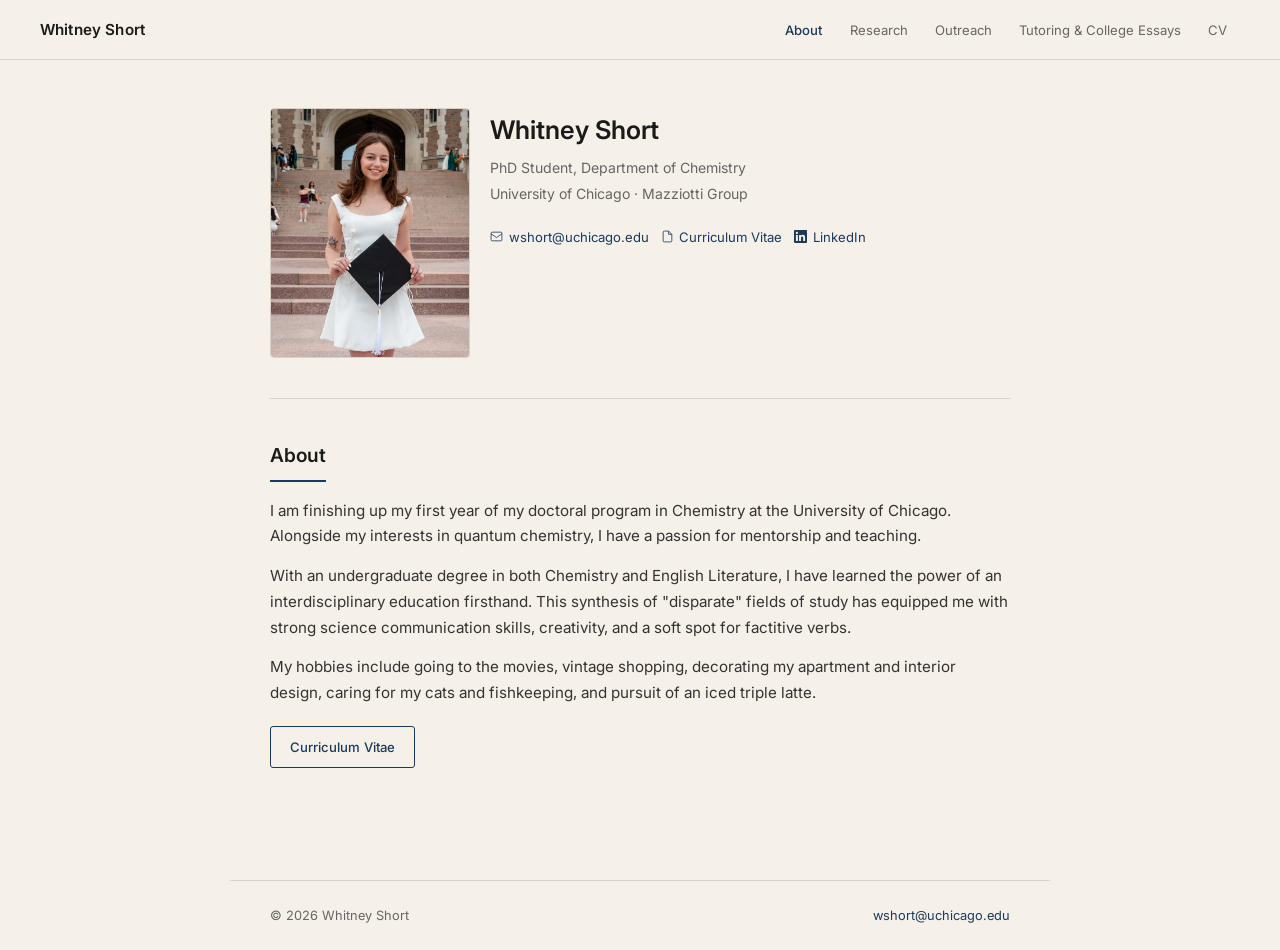
<file: index.html>
<!DOCTYPE html>
<html lang="en">
<head>
  <meta charset="UTF-8" />
  <meta name="viewport" content="width=device-width, initial-scale=1.0" />
  <title>Whitney Short</title>
  <meta name="description" content="Whitney Short — PhD student studying quantum chemistry and quantum information at the University of Chicago." />
  <link rel="stylesheet" href="style.css" />
  <style>
    .profile-block {
      display: grid;
      grid-template-columns: 180px 1fr;
      gap: 2.5rem;
      align-items: start;
      margin-bottom: 2rem;
    }
    .profile-photo {
      width: 200px;
      height: 250px;
      border-radius: 4px;
      object-fit: cover;
      border: 1px solid var(--border);
      display: block;
    }
    .profile-info h1 {
      font-size: 1.6rem;
      font-weight: 600;
      color: var(--text);
      margin-bottom: 0.25rem;
    }
    .profile-info .position {
      font-size: 0.88rem;
      color: var(--muted);
      margin-bottom: 0.15rem;
    }
    .profile-info .institution {
      font-size: 0.88rem;
      color: var(--muted);
      margin-bottom: 1.25rem;
    }
    .contact-line {
      display: flex; flex-wrap: wrap; gap: 0.75rem;
    }
    .contact-line a {
      font-size: 0.82rem;
      color: var(--navy);
      text-decoration: none;
      display: flex; align-items: center; gap: 0.35rem;
    }
    .contact-line a:hover { text-decoration: underline; }
    .contact-line svg { width: 13px; height: 13px; flex-shrink: 0; }

    @media (max-width: 680px) {
      .profile-block {
        grid-template-columns: 1fr;
        justify-items: center;
        text-align: center;
      }
      .contact-line { justify-content: center; }
    }
  </style>
</head>
<body>

  <nav>
    <a class="nav-name" href="index.html">Whitney Short</a>
    <button class="nav-toggle" aria-label="Toggle navigation" onclick="this.nextElementSibling.classList.toggle('open')">
      <span></span><span></span><span></span>
    </button>
    <ul>
      <li><a href="index.html" class="active">About</a></li>
      <li><a href="research.html">Research</a></li>
      <li><a href="outreach.html">Outreach</a></li>
      <li><a href="tutoring.html">Tutoring & College Essays</a></li>
      <li><a href="cv.html">CV</a></li>
    </ul>
  </nav>

  <main style="padding-top: calc(var(--nav-h) + 3rem);">

    <div class="profile-block">
      <img src="IMG_8580.JPG" alt="Whitney Short" class="profile-photo">
      <div class="profile-info">
        <h1>Whitney Short</h1>
        <p class="position">PhD Student, Department of Chemistry</p>
        <p class="institution">University of Chicago · Mazziotti Group</p>
        <div class="contact-line">
          <a href="mailto:wshort@uchicago.edu">
            <svg viewBox="0 0 24 24" fill="none" stroke="currentColor" stroke-width="1.5"><rect x="2" y="4" width="20" height="16" rx="2"/><path d="m2 7 10 7 10-7"/></svg>
            wshort@uchicago.edu
          </a>
          <a href="cv.html">
            <svg viewBox="0 0 24 24" fill="none" stroke="currentColor" stroke-width="1.5"><path d="M14 2H6a2 2 0 0 0-2 2v16a2 2 0 0 0 2 2h12a2 2 0 0 0 2-2V8z"/><polyline points="14,2 14,8 20,8"/></svg>
            Curriculum Vitae
          </a>
          <a href="https://www.linkedin.com/in/whitney-short" target="_blank" rel="noopener">
            <svg viewBox="0 0 24 24" fill="currentColor" width="13" height="13">
            <path d="M20.447 20.452h-3.554v-5.569c0-1.328-.027-3.037-1.852-3.037-1.853 0-2.136 1.445-2.136 2.939v5.667H9.351V9h3.414v1.561h.046c.477-.9 1.637-1.85 3.37-1.85 3.601 0 4.267 2.37 4.267 5.455v6.286zM5.337 7.433a2.062 2.062 0 0 1-2.063-2.065 2.064 2.064 0 1 1 2.063 2.065zm1.782 13.019H3.555V9h3.564v11.452zM22.225 0H1.771C.792 0 0 .774 0 1.729v20.542C0 23.227.792 24 1.771 24h20.451C23.2 24 24 23.227 24 22.271V1.729C24 .774 23.2 0 22.222 0h.003z"/>
            </svg>
            LinkedIn
          </a>
        </div>
      </div>
    </div>

    <hr class="section-rule">

    <section>
      <h2>About</h2>
      <p>
        I am finishing up my first year of my doctoral program in Chemistry at the University of Chicago.
        Alongside my interests in quantum chemistry, I have a passion for mentorship and teaching.
      </p>
      <p>
        With an undergraduate degree in both Chemistry and English Literature, I have learned the power 
        of an interdisciplinary education firsthand. This synthesis of "disparate" fields of study has 
        equipped me with strong science communication skills, creativity, and a soft spot for factitive verbs.
      </p>
      <p>
        My hobbies include going to the movies, vintage shopping, decorating my apartment and interior design,
        caring for my cats and fishkeeping, and pursuit of an iced triple latte.
      </p>
      <div class="btn-group">
        <a href="cv.html" class="btn btn-outline">Curriculum Vitae</a>
      </div>
    </section>

  </main>

  <footer>
    <p>© 2026 Whitney Short</p>
    <p><a href="mailto:wshort@uchicago.edu">wshort@uchicago.edu</a></p>
  </footer>

</body>
</html>
</file>
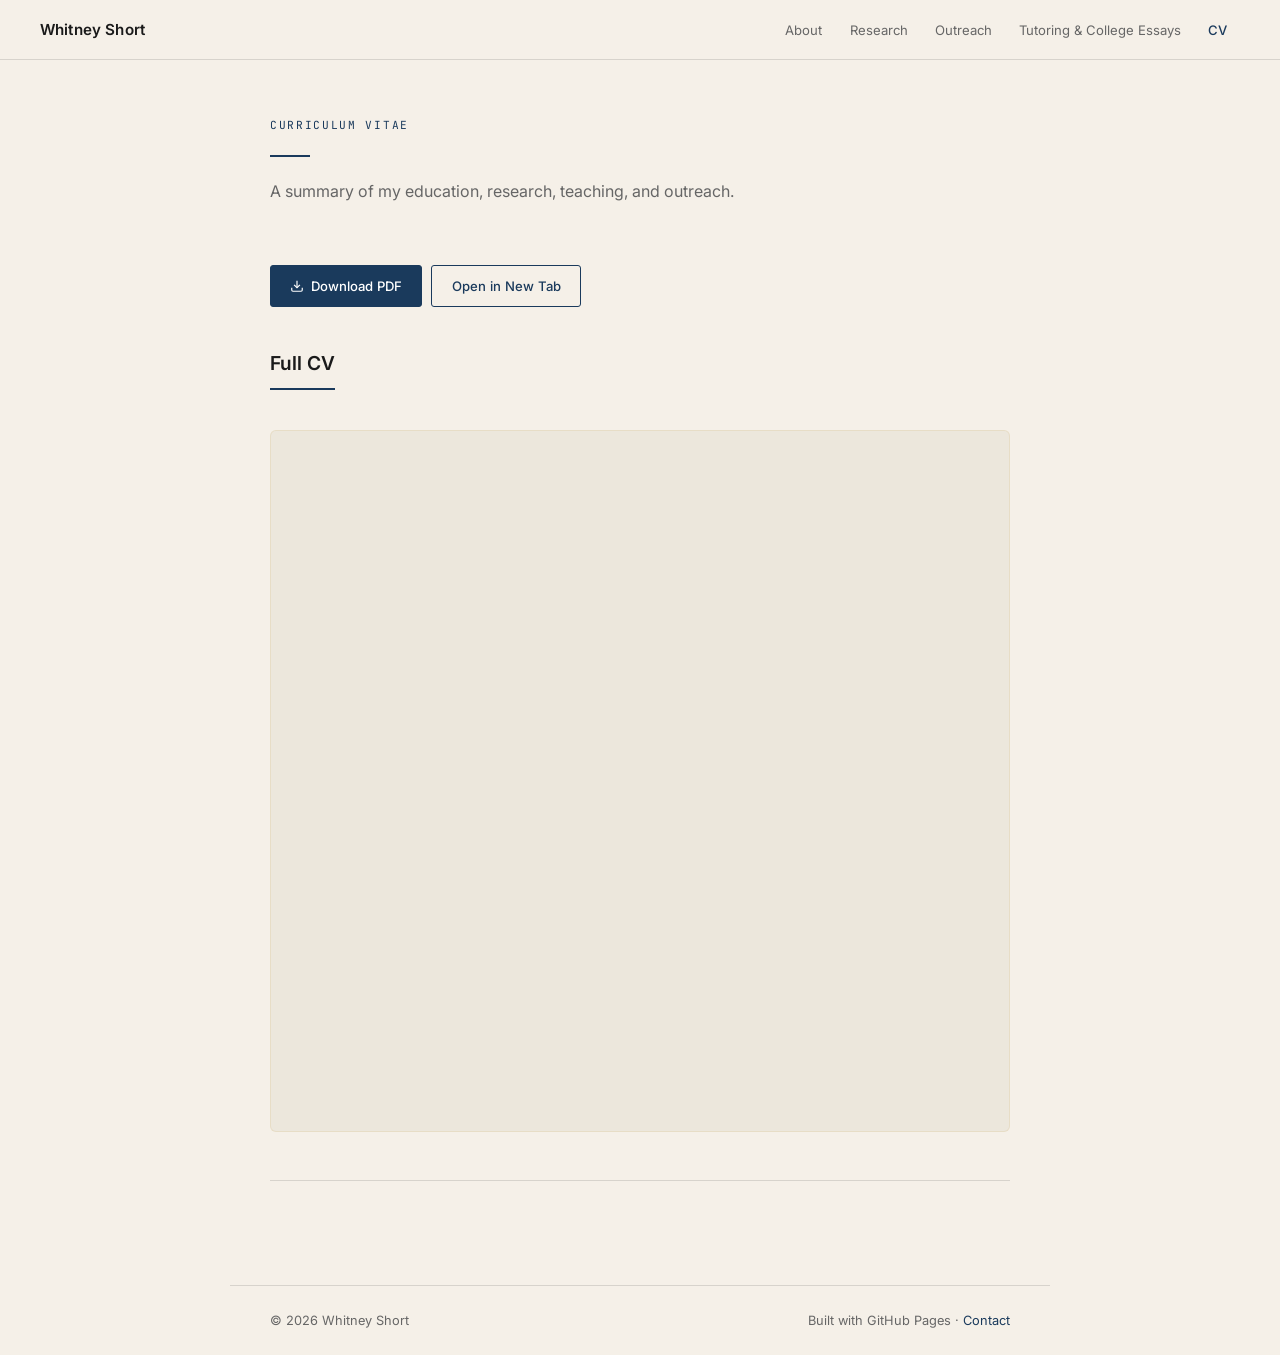
<file: cv.html>
<!DOCTYPE html>

<html lang="en">
<head>
  <meta charset="UTF-8" />
  <meta name="viewport" content="width=device-width, initial-scale=1.0" />
  <title>Whitney Short — CV</title>
  <link rel="stylesheet" href="style.css" />
  <style>
    /* CV section styling */
    .cv-section { margin-bottom: 2.8rem; }
    .cv-section h2 {
      font-family: var(--font-display);
      font-size: 1.5rem;
      font-weight: 600;
      color: var(--text);
      margin-bottom: 1rem;
      padding-bottom: 0.5rem;
      border-bottom: 1px solid rgba(200,164,74,0.2);
    }
    .cv-entry {
      display: grid;
      grid-template-columns: 110px 1fr;
      gap: 1.25rem;
      padding: 0.75rem 0;
      border-bottom: 1px solid rgba(200,164,74,0.05);
    }
    .cv-entry:last-child { border-bottom: none; }
    .cv-year {
      font-family: var(--font-mono);
      font-size: 0.7rem;
      letter-spacing: 0.05em;
      color: var(--gold);
      padding-top: 0.15rem;
    }
    .cv-detail strong {
      display: block;
      color: var(--text);
      font-family: var(--font-display);
      font-size: 1rem;
      font-weight: 600;
      margin-bottom: 0.1rem;
    }
    .cv-detail .cv-inst {
      font-family: var(--font-mono);
      font-size: 0.7rem;
      letter-spacing: 0.06em;
      text-transform: uppercase;
      color: var(--steel-light);
      margin-bottom: 0.25rem;
    }
    .cv-detail p {
      font-size: 0.88rem;
      color: var(--muted);
      margin: 0;
      line-height: 1.65;
    }

    /* PDF embed */
    .pdf-wrapper {
      background: var(--bg-card);
      border: 1px solid rgba(200,164,74,0.15);
      border-radius: 6px;
      overflow: hidden;
      margin-top: 1.5rem;
    }
    .pdf-wrapper iframe {
      width: 100%;
      height: 700px;
      display: block;
      border: none;
    }
    .pdf-fallback {
      padding: 3rem;
      text-align: center;
    }
    .pdf-fallback p { color: var(--muted); margin-bottom: 1rem; }

    @media (max-width: 680px) {
      .cv-entry { grid-template-columns: 1fr; gap: 0.2rem; }
      .cv-year { padding-top: 0; }
    }
  </style>
</head>
<body>

  <nav>
    <a class="nav-name" href="index.html">Whitney <span>Short</span></a>
    <button class="nav-toggle" aria-label="Toggle navigation" onclick="this.nextElementSibling.classList.toggle('open')">
      <span></span><span></span><span></span>
    </button>
    <ul>
      <li><a href="index.html">About</a></li>
      <li><a href="research.html">Research</a></li>
      <li><a href="outreach.html">Outreach</a></li>
      <li><a href="tutoring.html">Tutoring & College Essays</a></li>
      <li><a href="cv.html" class="active">CV</a></li>
    </ul>
  </nav>

  <header class="page-hero">
    <span class="label">Curriculum Vitae</span>
    <div class="hero-rule"></div>
    <p class="lead">
      A summary of my education, research, teaching, and outreach.
    </p>
  </header>

  <main>

    <!-- Download CTA -->
    <div class="btn-group" style="margin-bottom:2.5rem;">
      <a href="cv.pdf" download class="btn btn-gold">
        <svg width="14" height="14" viewBox="0 0 24 24" fill="none" stroke="currentColor" stroke-width="2"><path d="M21 15v4a2 2 0 0 1-2 2H5a2 2 0 0 1-2-2v-4"/><polyline points="7 10 12 15 17 10"/><line x1="12" y1="15" x2="12" y2="3"/></svg>
        Download PDF
      </a>
      <a href="cv.pdf" target="_blank" class="btn btn-outline">Open in New Tab</a>
    </div>

    <!-- PDF Embed -->
    <section>
      <h2>Full CV</h2>
      <div class="pdf-wrapper">
        <!-- Replace cv.pdf with the actual filename you upload to your repo -->
        <iframe
          src="cv.pdf"
          title="Curriculum Vitae"
          onerror="this.style.display='none'; document.getElementById('pdf-fallback').style.display='block';"
        ></iframe>
        <div id="pdf-fallback" class="pdf-fallback" style="display:none;">
          <p>PDF preview not available in this browser.</p>
          <a href="cv.pdf" download class="btn btn-gold">Download CV</a>
        </div>
      </div>
    </section>

    <hr class="section-rule">

  </main>

  <footer>
    <p>© 2026 Whitney Short</p>
    <p>Built with GitHub Pages · <a href="mailto:wshort@uchicago.edu">Contact</a></p>
  </footer>

</body>
</html>
</file>
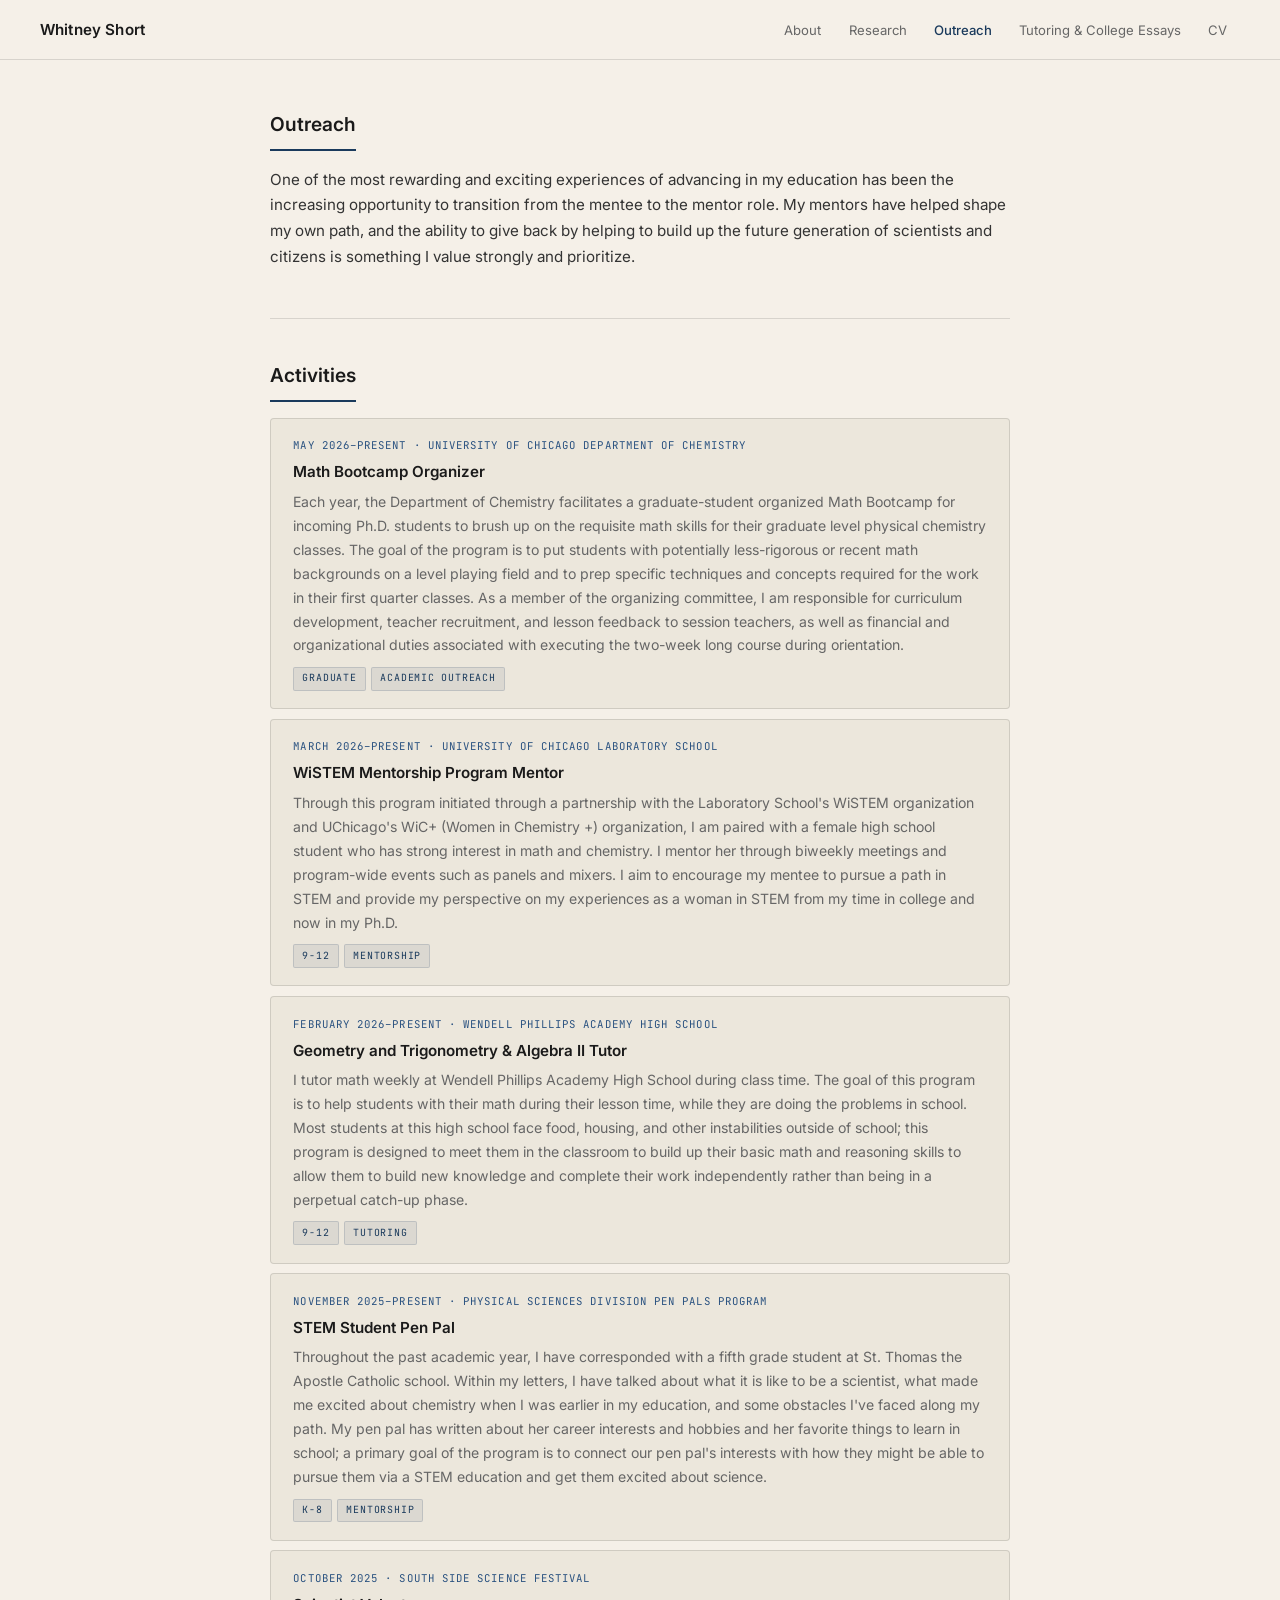
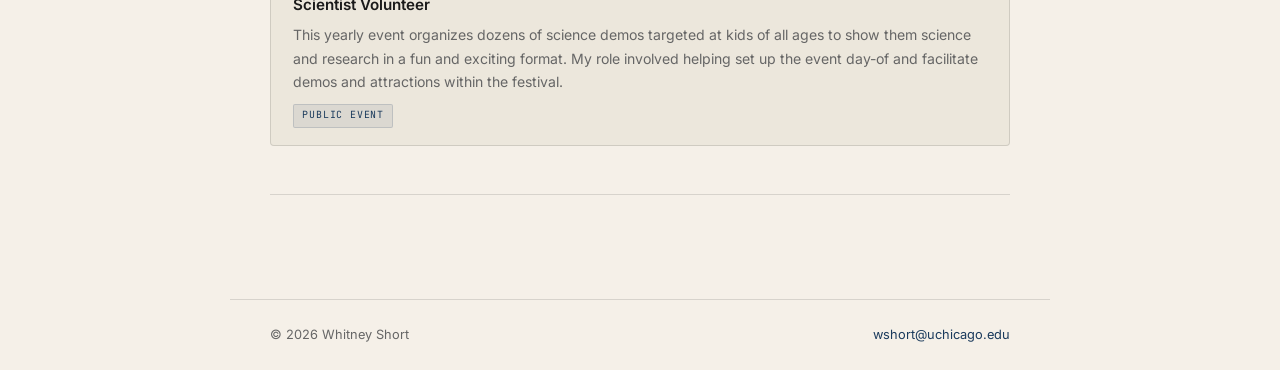
<file: outreach.html>
<!DOCTYPE html>

<html lang="en">
<head>
  <meta charset="UTF-8" />
  <meta name="viewport" content="width=device-width, initial-scale=1.0" />
  <title>Whitney Short — Outreach</title>
  <link rel="stylesheet" href="style.css" />
  <style>
    .outreach-card {
      background: var(--bg-card);
      border: 1px solid var(--border);
      border-radius: 4px;
      padding: 1.1rem 1.4rem;
      margin-bottom: 0.6rem;
    }
    .outreach-card .o-meta {
      font-family: var(--font-mono);
      font-size: 0.67rem;
      letter-spacing: 0.1em;
      text-transform: uppercase;
      color: var(--navy-light);
      margin-bottom: 0.3rem;
    }
    .outreach-card h3 {
      font-size: 0.95rem;
      font-weight: 600;
      color: var(--text);
      margin: 0 0 0.3rem;
    }
    .outreach-card p { font-size: 0.88rem; color: var(--muted); margin: 0; }
  </style>
</head>
<body>

  <nav>
    <a class="nav-name" href="index.html">Whitney Short</a>
    <button class="nav-toggle" aria-label="Toggle navigation" onclick="this.nextElementSibling.classList.toggle('open')">
      <span></span><span></span><span></span>
    </button>
    <ul>
      <li><a href="index.html">About</a></li>
      <li><a href="research.html">Research</a></li>
      <li><a href="outreach.html" class="active">Outreach</a></li>
      <li><a href="tutoring.html">Tutoring &amp; College Essays</a></li>
      <li><a href="cv.html">CV</a></li>
    </ul>
  </nav>

  <main style="padding-top: calc(var(--nav-h) + 3rem);">

    <section>
      <h2>Outreach</h2>
      <p>
        One of the most rewarding and exciting experiences of advancing in my education has been the increasing opportunity 
        to transition from the mentee to the mentor role. My mentors have helped shape my own path, and the ability to give back 
        by helping to build up the future generation of scientists and citizens is something I value strongly and prioritize.
      </p>
    </section>

    <hr class="section-rule">

    <section>
      <h2>Activities</h2>

     <div class="outreach-card">
        <div class="o-meta">May 2026–Present · University of Chicago Department of Chemistry</div>
        <h3>Math Bootcamp Organizer</h3>
        <p> Each year, the Department of Chemistry facilitates a graduate-student organized Math Bootcamp for incoming
               Ph.D. students to brush up on the requisite math skills for their graduate level physical chemistry classes. The goal
               of the program is to put students with potentially less-rigorous or recent math backgrounds on a level playing field and
               to prep specific techniques and concepts required for the work in their first quarter classes. As a member of the organizing 
               committee, I am responsible for curriculum development, teacher recruitment, and lesson feedback to session teachers, as 
               well as financial and organizational duties associated with executing the two-week long course during orientation.   </p>
        <div class="tags" style="margin-top:0.6rem;">
          <span class="tag">Graduate</span>
          <span class="tag">Academic outreach</span>
        </div>
      </div>

      <div class="outreach-card">
        <div class="o-meta">March 2026–Present · University of Chicago Laboratory School</div>
        <h3>WiSTEM Mentorship Program Mentor</h3>
        <p>Through this program initiated through a partnership with the Laboratory School's WiSTEM organization and 
               UChicago's WiC+ (Women in Chemistry +) organization, I am paired with a female high school student 
               who has strong interest in math and chemistry. I mentor her through biweekly meetings and program-wide events such
               as panels and mixers. I aim to encourage my mentee to pursue a path in STEM and provide my perspective on my 
               experiences as a woman in STEM from my time in college and now in my Ph.D. </p>
        <div class="tags" style="margin-top:0.6rem;">
          <span class="tag">9-12</span>
          <span class="tag">Mentorship</span>
        </div>
      </div>
      
      <div class="outreach-card">
        <div class="o-meta">February 2026–Present · Wendell Phillips Academy High School</div>
        <h3>Geometry and Trigonometry &amp; Algebra II Tutor</h3>
        <p> I tutor math weekly at Wendell Phillips Academy High School during class time. The goal of this program is to help students
               with their math during their lesson time, while they are doing the problems in school. Most students at this high school face
               food, housing, and other instabilities outside of school; this program is designed to meet them in the classroom to build up
               their basic math and reasoning skills to allow them to build new knowledge and complete their work independently rather than
               being in a perpetual catch-up phase. </p>
        <div class="tags" style="margin-top:0.6rem;">
          <span class="tag">9-12</span>
          <span class="tag">Tutoring</span>
        </div>
      </div>
      
      <div class="outreach-card">
        <div class="o-meta">November 2025–Present · Physical Sciences Division Pen Pals Program</div>
        <h3>STEM Student Pen Pal</h3>
        <p> Throughout the past academic year, I have corresponded with a fifth grade student at St. Thomas the Apostle Catholic
               school. Within my letters, I have talked about what it is like to be a scientist, what made me excited about chemistry when 
               I was earlier in my education, and some obstacles I've faced along my path. My pen pal has written about her career 
               interests and hobbies and her favorite things to learn in school; a primary goal of the program is to connect our pen pal's 
               interests with how they might be able to pursue them via a STEM education and get them excited about science. </p>
        <div class="tags" style="margin-top:0.6rem;">
          <span class="tag">K-8</span>
          <span class="tag">Mentorship</span>
        </div>
      </div>

      <div class="outreach-card">
        <div class="o-meta">October 2025 · South Side Science Festival</div>
        <h3>Scientist Volunteer</h3>
        <p>This yearly event organizes dozens of science demos targeted at kids of all ages to show them science and research
               in a fun and exciting format. My role involved helping set up the event day-of and facilitate demos and attractions within
               the festival. </p>
        <div class="tags" style="margin-top:0.6rem;">
          <span class="tag">Public Event</span>
        </div>
      </div>

    </section>

    <hr class="section-rule">

  </main>

  <footer>
    <p>© 2026 Whitney Short</p>
    <p><a href="mailto:wshort@uchicago.edu">wshort@uchicago.edu</a></p>
  </footer>

</body>
</html>
</file>
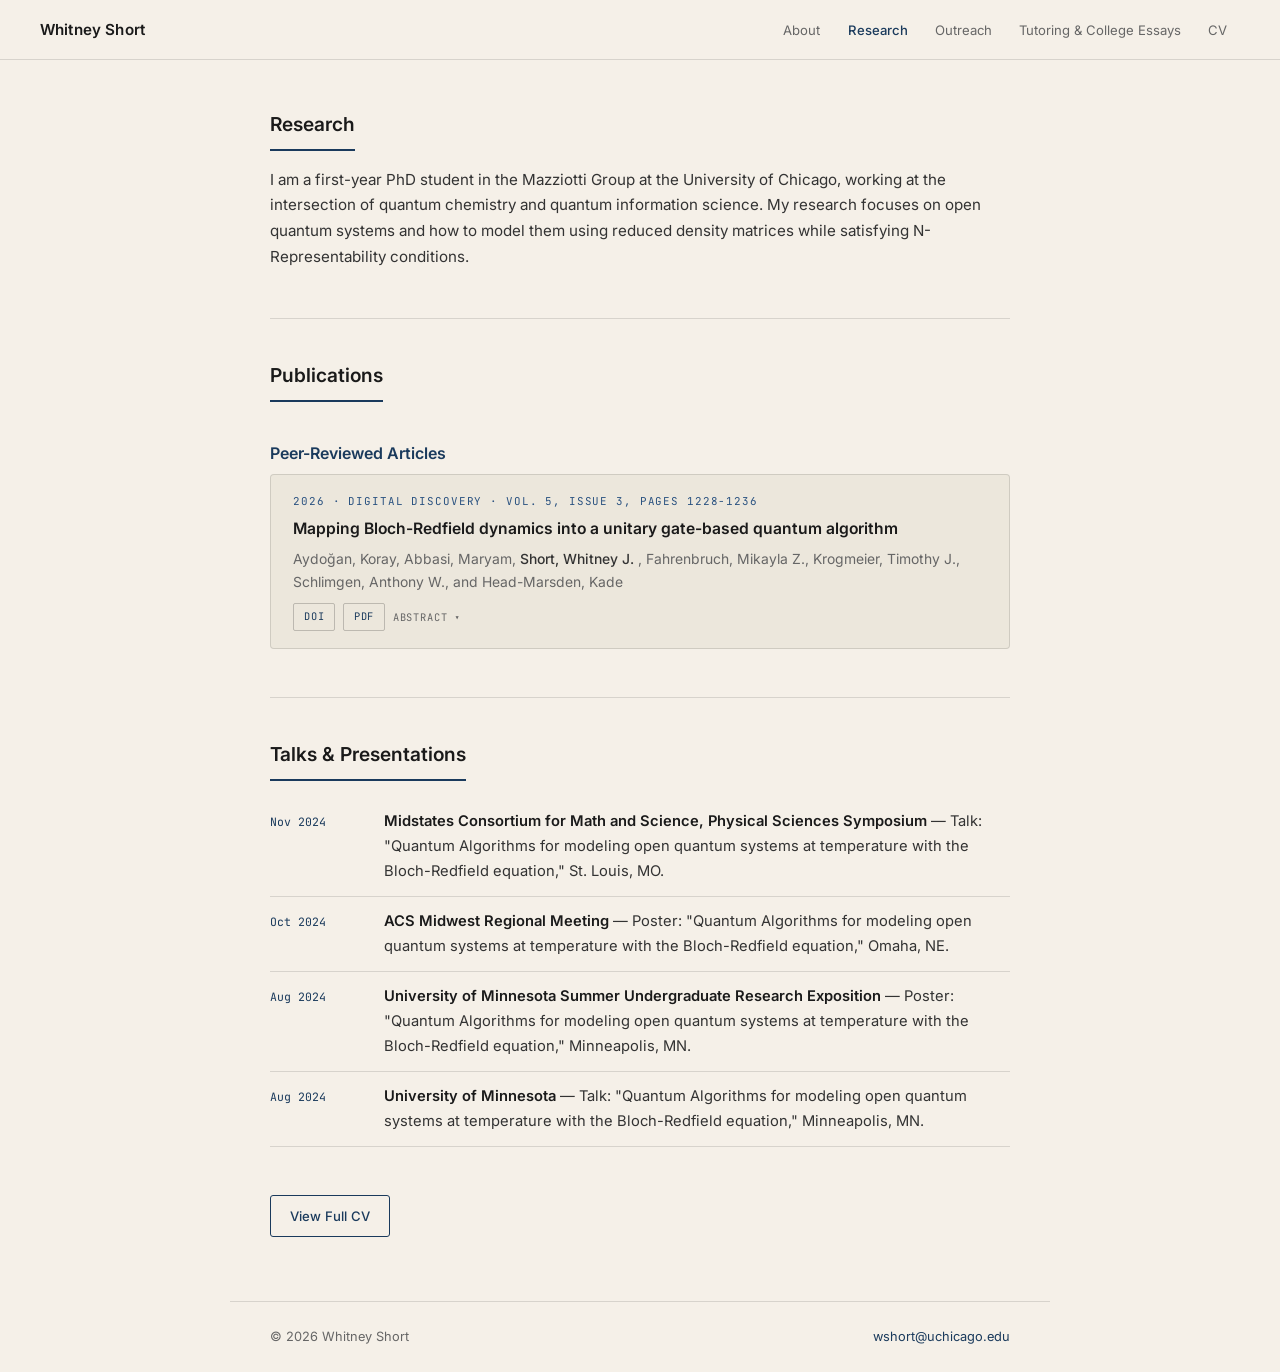
<file: research.html>
<!DOCTYPE html>

<html lang="en">
<head>
  <meta charset="UTF-8" />
  <meta name="viewport" content="width=device-width, initial-scale=1.0" />
  <title>Whitney Short — Research</title>
  <link rel="stylesheet" href="style.css" />
  <style>
    .pub-card {
      background: var(--bg-card);
      border: 1px solid var(--border);
      border-radius: 4px;
      padding: 1.1rem 1.4rem;
      margin-bottom: 0.6rem;
    }
    .pub-card .pub-meta {
      font-family: var(--font-mono);
      font-size: 0.68rem;
      letter-spacing: 0.08em;
      text-transform: uppercase;
      color: var(--navy-light);
      margin-bottom: 0.35rem;
    }
    .pub-card .pub-title {
      font-size: 0.98rem;
      font-weight: 600;
      color: var(--text);
      margin-bottom: 0.3rem;
    }
    .pub-card .pub-authors {
      font-size: 0.87rem;
      color: var(--muted);
      margin-bottom: 0.5rem;
    }
    .pub-card .pub-authors strong { color: var(--text-dim); font-weight: 500; }
    .pub-links { display: flex; gap: 0.5rem; flex-wrap: wrap; align-items: center; }
    .pub-link {
      font-family: var(--font-mono);
      font-size: 0.65rem;
      letter-spacing: 0.08em;
      text-transform: uppercase;
      text-decoration: none;
      padding: 0.25rem 0.6rem;
      border-radius: 2px;
      border: 1px solid var(--border-mid);
      color: var(--navy);
      transition: background 0.15s;
    }
    .pub-link:hover { background: var(--navy-pale); }
    .abstract-toggle {
      font-family: var(--font-mono);
      font-size: 0.65rem;
      letter-spacing: 0.08em;
      text-transform: uppercase;
      background: none; border: none;
      color: var(--muted);
      cursor: pointer;
      transition: color 0.15s;
    }
    .abstract-toggle:hover { color: var(--text); }
    .pub-abstract {
      font-size: 0.88rem;
      color: var(--muted);
      line-height: 1.7;
      margin-top: 0.6rem;
      display: none;
    }
    .pub-abstract.open { display: block; }
  </style>
</head>
<body>

  <nav>
    <a class="nav-name" href="index.html">Whitney Short</a>
    <button class="nav-toggle" aria-label="Toggle navigation" onclick="this.nextElementSibling.classList.toggle('open')">
      <span></span><span></span><span></span>
    </button>
    <ul>
      <li><a href="index.html">About</a></li>
      <li><a href="research.html" class="active">Research</a></li>
      <li><a href="outreach.html">Outreach</a></li>
      <li><a href="tutoring.html">Tutoring & College Essays</a></li>
      <li><a href="cv.html">CV</a></li>
    </ul>
  </nav>

  <main style="padding-top: calc(var(--nav-h) + 3rem);">

    <section>
      <h2>Research</h2>
      <p>
        I am a first-year PhD student in the Mazziotti Group at the University of Chicago, 
        working at the intersection of quantum chemistry and quantum information science. 
        My research focuses on open quantum systems and how to model them using reduced density
        matrices while satisfying <em>N</em>-Representability conditions. 
      </p>
    </section>

    <hr class="section-rule">

    <section>
      <h2>Publications</h2>


      <h3>Peer-Reviewed Articles</h3>

      <div class="pub-card">
        <div class="pub-meta">2026 · Digital Discovery · Vol. 5, Issue 3, Pages 1228-1236</div>
        <div class="pub-title">Mapping Bloch-Redfield dynamics into a unitary gate-based quantum algorithm
        </div>
        <div class="pub-authors">Aydoğan, Koray, Abbasi, Maryam, <strong>Short, Whitney J. </strong>, 
        Fahrenbruch, Mikayla Z., Krogmeier, Timothy J., Schlimgen, Anthony W., and Head-Marsden, Kade
        </div>
        <div class="pub-links">
          <a href="https://doi.org/10.1039/D5DD00405E" class="pub-link">DOI</a>
          <a href="d5dd00405e.pdf" class="pub-link">PDF</a>
          <button class="abstract-toggle" onclick="toggleAbstract(this)">Abstract ▾</button>
        </div>
        <div class="pub-abstract">Recent progress in quantum computation has allowed for the simulation of dissipative 
          quantum dynamics on current noisy quantum hardware. While most of these algorithms currently rely on 
          phenomenological frameworks, microscopic approaches offer essential insights into various relaxation processes. 
          Within classical simulation, the Bloch-Redfield equation serves as a microscopic method for modeling relaxation 
          dynamics with applications in quantum information science and spintronics. Here, we utilize a diagonal dilation 
          approach to map the Bloch-Redfield master equation in Liouville space into a compact set of circuits to simulate 
          the dissipation of a spin system, akin to a dissipative process for a single molecule magnet. We demonstrate this 
          algorithm in a variety of parameter regimes, including at different temperatures and external magnetic field 
          strengths, on both quantum simulators and IonQ's Aria-1 quantum computer. This work broadens the scope of dissipative 
          dynamics simulatable on quantum platforms.</div>
      </div>

    </section>

    <hr class="section-rule">

    <section>
      <h2>Talks &amp; Presentations</h2>
      <div class="info-row">
        <span class="year">Nov 2024</span>
        <span class="detail"><strong>Midstates Consortium for Math and Science, Physical Sciences Symposium</strong> — <em>Talk:</em> 
          "Quantum Algorithms for modeling open quantum systems at temperature with the Bloch-Redfield equation," St. Louis, MO.</span>
      </div>
      <div class="info-row">
        <span class="year">Oct 2024</span>
        <span class="detail"><strong>ACS Midwest Regional Meeting</strong> — <em>Poster:</em> 
          "Quantum Algorithms for modeling open quantum systems at temperature with the Bloch-Redfield equation," Omaha, NE.</span>
      </div>
      <div class="info-row">
        <span class="year">Aug 2024</span>
        <span class="detail"><strong>University of Minnesota Summer Undergraduate Research Exposition</strong> — 
          <em>Poster:</em> "Quantum Algorithms for modeling open quantum systems at temperature with the Bloch-Redfield equation," 
          Minneapolis, MN.</span>
      </div>
      <div class="info-row">
        <span class="year">Aug 2024</span>
        <span class="detail"><strong>University of Minnesota</strong> — 
          <em>Talk:</em> "Quantum Algorithms for modeling open quantum systems at temperature with the Bloch-Redfield equation," 
          Minneapolis, MN.</span>
      </div>
    </section>

    <div class="btn-group">
      <a href="cv.html" class="btn btn-outline">View Full CV</a>
    </div>

  </main>

  <footer>
    <p>© 2026 Whitney Short</p>
    <p><a href="mailto:wshort@uchicago.edu">wshort@uchicago.edu</a></p>
  </footer>

  <script>
    function toggleAbstract(btn) {
      const a = btn.closest('.pub-card').querySelector('.pub-abstract');
      a.classList.toggle('open');
      btn.textContent = a.classList.contains('open') ? 'Abstract ▴' : 'Abstract ▾';
    }
  </script>
</body>
</html>
</file>
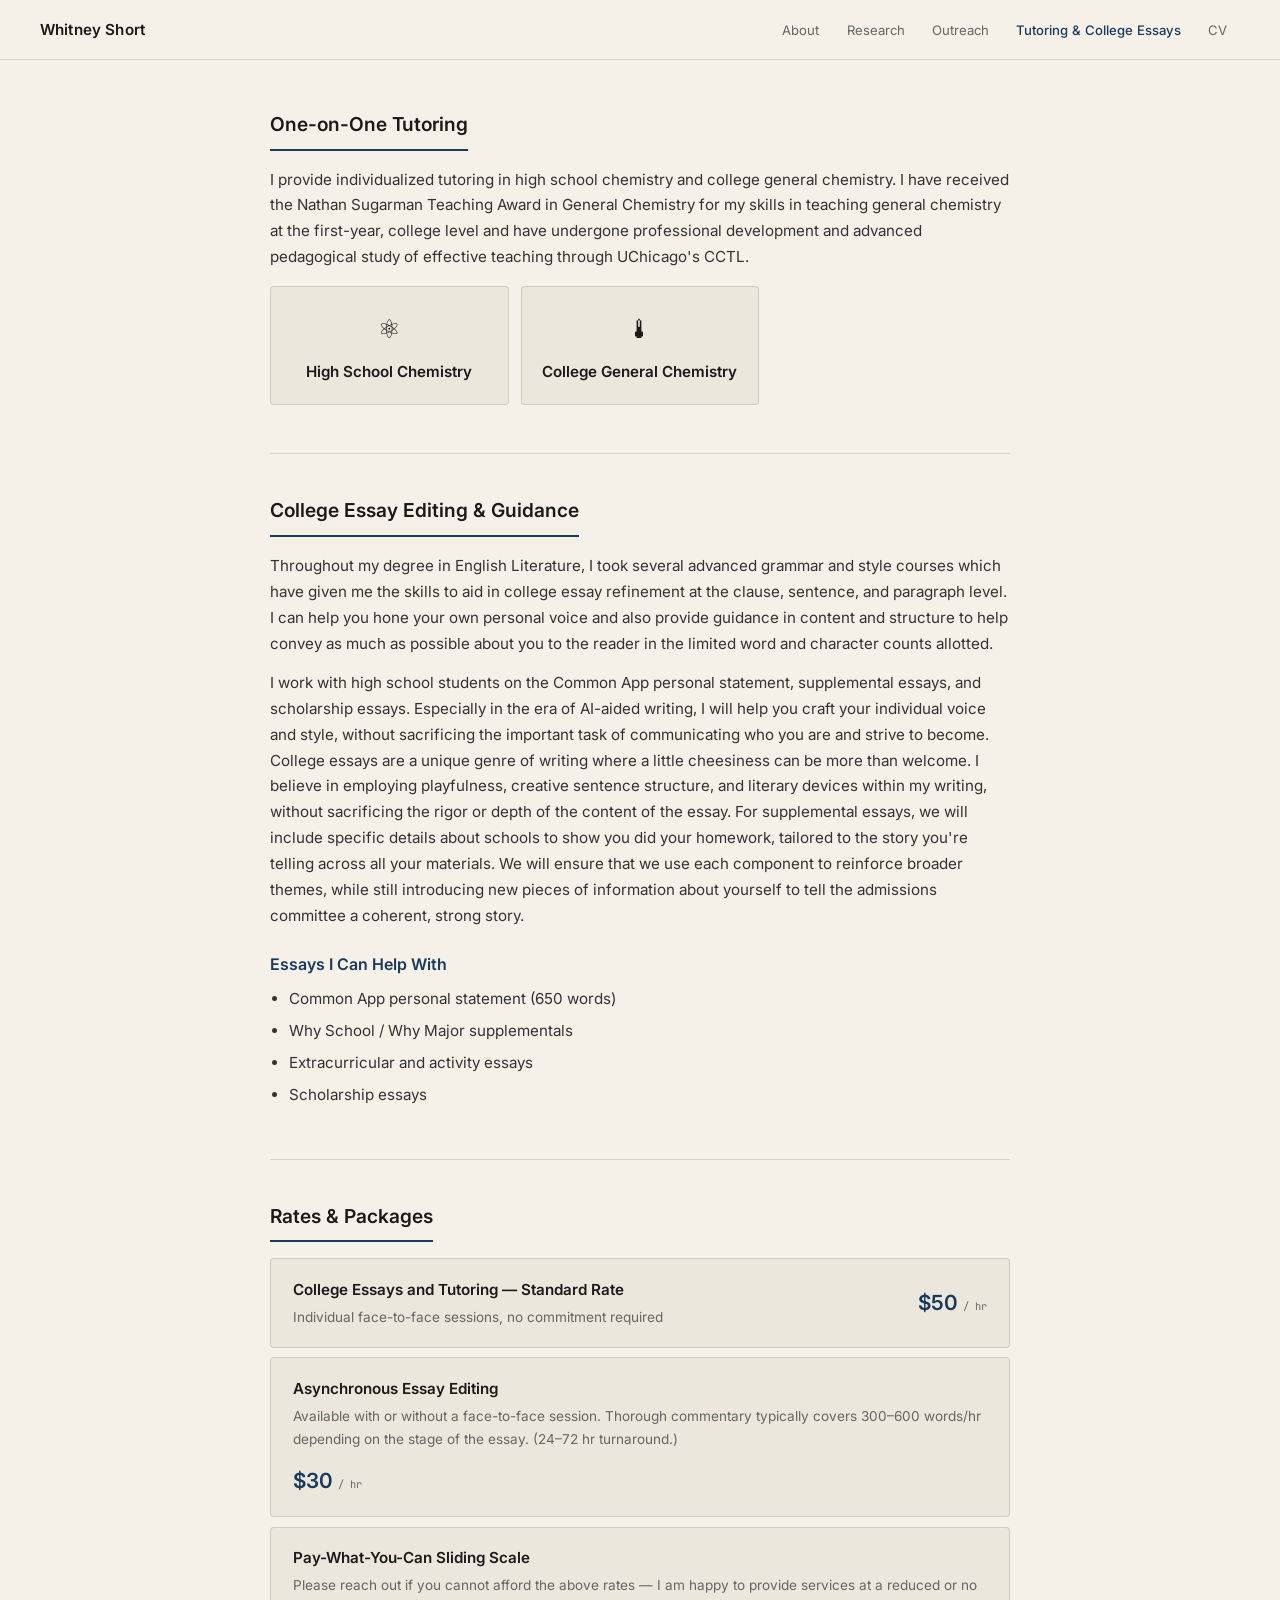
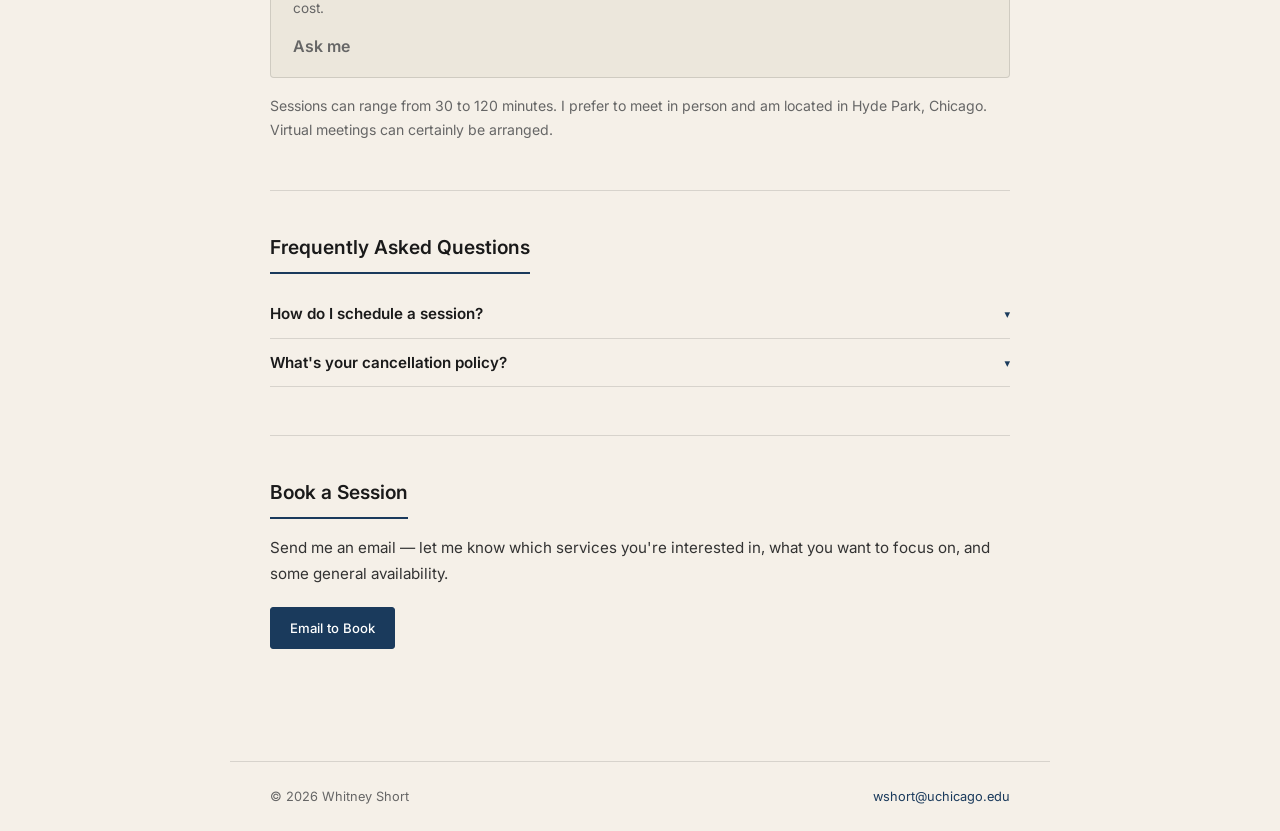
<file: tutoring.html>
<!DOCTYPE html>

<html lang="en">
<head>
  <meta charset="UTF-8" />
  <meta name="viewport" content="width=device-width, initial-scale=1.0" />
  <title>Whitney Short — Tutoring & College Essays</title>
  <link rel="stylesheet" href="style.css" />
  <style>
    .service-grid {
      display: grid;
      grid-template-columns: repeat(auto-fill, minmax(220px, 1fr));
      gap: 0.75rem;
      margin-top: 1rem;
    }
    .service-card {
      background: var(--bg-card);
      border: 1px solid var(--border);
      border-radius: 4px;
      padding: 1.25rem;
      text-align: center;
    }
    .service-card .s-icon {
      font-size: 1.6rem;
      display: block;
      margin-bottom: 0.5rem;
    }
    .service-card h3 {
      font-size: 0.95rem;
      font-weight: 600;
      color: var(--text);
      margin: 0;
    }
    .service-card ul {
      text-align: left;
      font-size: 0.88rem;
      margin-top: 0.6rem;
      padding-left: 1.1rem;
      color: var(--muted);
      line-height: 1.9;
    }

    .price-tier {
      background: var(--bg-card);
      border: 1px solid var(--border);
      border-radius: 4px;
      padding: 1.1rem 1.4rem;
      margin-bottom: 0.6rem;
      display: flex; justify-content: space-between; align-items: center;
      flex-wrap: wrap; gap: 0.75rem;
    }
    .price-tier h3 {
      font-size: 0.95rem;
      font-weight: 600;
      color: var(--text);
      margin: 0 0 0.2rem;
    }
    .price-tier p { font-size: 0.85rem; color: var(--muted); margin: 0; }
    .price-tier .price-tag {
      font-size: 1.3rem;
      font-weight: 600;
      color: var(--navy);
      white-space: nowrap;
    }
    .price-tier .price-tag small {
      font-family: var(--font-mono);
      font-size: 0.65rem;
      color: var(--muted);
      font-weight: 400;
    }

    .faq-item {
      border-bottom: 1px solid var(--border);
    }
    .faq-q {
      width: 100%;
      background: none; border: none;
      padding: 0.9rem 0;
      display: flex; justify-content: space-between; align-items: center;
      font-family: var(--font-body);
      font-size: 0.95rem;
      font-weight: 600;
      color: var(--text);
      cursor: pointer;
      text-align: left;
      gap: 1rem;
      transition: color 0.15s;
    }
    .faq-q:hover { color: var(--navy); }
    .faq-q .arrow { font-size: 0.7rem; color: var(--navy); transition: transform 0.2s; }
    .faq-q.open .arrow { transform: rotate(180deg); }
    .faq-a {
      font-size: 0.9rem;
      color: var(--muted);
      line-height: 1.75;
      padding-bottom: 0.9rem;
      display: none;
    }
    .faq-a.open { display: block; }
  </style>
</head>
<body>

  <nav>
    <a class="nav-name" href="index.html">Whitney Short</a>
    <button class="nav-toggle" aria-label="Toggle navigation" onclick="this.nextElementSibling.classList.toggle('open')">
      <span></span><span></span><span></span>
    </button>
    <ul>
      <li><a href="index.html">About</a></li>
      <li><a href="research.html">Research</a></li>
      <li><a href="outreach.html">Outreach</a></li>
      <li><a href="tutoring.html" class="active">Tutoring & College Essays</a></li>
      <li><a href="cv.html">CV</a></li>
    </ul>
  </nav>

  <main style="padding-top: calc(var(--nav-h) + 3rem);">

    <!-- Tutoring Section -->
    <section>
      <h2>One-on-One Tutoring</h2>
      <p>
        I provide individualized tutoring in high school chemistry and college general chemistry.
        I have received the Nathan Sugarman Teaching Award in General Chemistry for my skills in
        teaching general chemistry at the first-year, college level and have undergone professional
        development and advanced pedagogical study of effective teaching through UChicago's CCTL.
      </p>
      <div class="service-grid">
        <div class="service-card">
          <span class="s-icon">⚛</span>
          <h3>High School Chemistry</h3>
        </div>
        <div class="service-card">
          <span class="s-icon">🌡</span>
          <h3>College General Chemistry</h3>
        </div>
      </div>
    </section>

    <hr class="section-rule">

    <!-- College Essay Section -->
    <section>
      <h2>College Essay Editing &amp; Guidance</h2>
      <p>
        Throughout my degree in English Literature, I took several advanced grammar and style courses
        which have given me the skills to aid in college essay refinement at the clause, sentence, and
        paragraph level. I can help you hone your own personal voice and also provide guidance in content
        and structure to help convey as much as possible about you to the reader in the limited word and
        character counts allotted.
      </p>
      <p>
        I work with high school students on the Common App personal statement, supplemental essays, and
        scholarship essays. Especially in the era of AI-aided writing, I will help you craft your individual
        voice and style, without sacrificing the important task of communicating who you are and strive to
        become. College essays are a unique genre of writing where a little cheesiness can be more than
        welcome. I believe in employing playfulness, creative sentence structure, and literary devices
        within my writing, without sacrificing the rigor or depth of the content of the essay. For
        supplemental essays, we will include specific details about schools to show you did your homework,
        tailored to the story you're telling across all your materials. We will ensure that we use each
        component to reinforce broader themes, while still introducing new pieces of information about
        yourself to tell the admissions committee a coherent, strong story.
      </p>

      <h3>Essays I Can Help With</h3>
      <ul>
        <li>Common App personal statement (650 words)</li>
        <li>Why School / Why Major supplementals</li>
        <li>Extracurricular and activity essays</li>
        <li>Scholarship essays</li>
      </ul>
    </section>

    <hr class="section-rule">

    <!-- Rates -->
    <section>
      <h2>Rates &amp; Packages</h2>

      <div class="price-tier">
        <div>
          <h3>College Essays and Tutoring — Standard Rate</h3>
          <p>Individual face-to-face sessions, no commitment required</p>
        </div>
        <div class="price-tag">$50 <small>/ hr</small></div>
      </div>

      <div class="price-tier">
        <div>
          <h3>Asynchronous Essay Editing</h3>
          <p>Available with or without a face-to-face session. Thorough commentary typically covers
            300–600 words/hr depending on the stage of the essay. (24–72 hr turnaround.)</p>
        </div>
        <div class="price-tag">$30 <small>/ hr</small></div>
      </div>

      <div class="price-tier">
        <div>
          <h3>Pay-What-You-Can Sliding Scale</h3>
          <p>Please reach out if you cannot afford the above rates — I am happy to provide services
            at a reduced or no cost.</p>
        </div>
        <div class="price-tag" style="color:var(--muted);font-size:1rem;">Ask me</div>
      </div>

      <p style="margin-top:1rem; font-size:0.88rem; color:var(--muted);">
        Sessions can range from 30 to 120 minutes. I prefer to meet in person and am located in
        Hyde Park, Chicago. Virtual meetings can certainly be arranged.
      </p>
    </section>

    <hr class="section-rule">

    <!-- FAQ -->
    <section>
      <h2>Frequently Asked Questions</h2>

      <div class="faq-item">
        <button class="faq-q" onclick="toggleFAQ(this)">
          How do I schedule a session?
          <span class="arrow">▾</span>
        </button>
        <div class="faq-a">
          Send me an email with your course level, topics, and a few times you're available if
          you're interested in tutoring. Similarly, tell me about what types of essays you'd like
          support with and your availability for college essay editing. I typically respond within 48 hours.
        </div>
      </div>

      <div class="faq-item">
        <button class="faq-q" onclick="toggleFAQ(this)">
          What's your cancellation policy?
          <span class="arrow">▾</span>
        </button>
        <div class="faq-a">
          Please give 24 hours notice to cancel or reschedule. Cancellations with less than 24 hours
          notice may be charged at half the session rate. If I ever need to cancel or reschedule with
          less than 24 hours notice, you will receive a 50% credit toward the rescheduled session.
        </div>
      </div>

    </section>

    <hr class="section-rule">

    <!-- CTA -->
    <section>
      <h2>Book a Session</h2>
      <p>
        Send me an email — let me know which services you're interested in, what you want to focus on,
        and some general availability.
      </p>
      <div class="btn-group">
        <a href="mailto:wshort@uchicago.edu?subject=Tutoring%20Inquiry" class="btn btn-gold">Email to Book</a>
      </div>
    </section>

  </main>

  <footer>
    <p>© 2026 Whitney Short</p>
    <p><a href="mailto:wshort@uchicago.edu">wshort@uchicago.edu</a></p>
  </footer>

  <script>
    function toggleFAQ(btn) {
      const answer = btn.nextElementSibling;
      const isOpen = answer.classList.contains('open');
      document.querySelectorAll('.faq-a.open').forEach(a => a.classList.remove('open'));
      document.querySelectorAll('.faq-q.open').forEach(b => b.classList.remove('open'));
      if (!isOpen) {
        answer.classList.add('open');
        btn.classList.add('open');
      }
    }
  </script>
</body>
</html>
</file>
<file: style.css>
@import url('https://fonts.googleapis.com/css2?family=Inter:wght@300;400;500;600&family=JetBrains+Mono:wght@300;400&display=swap');

:root {
  --bg:         #f5f0e8;
  --bg-card:    #ece7dc;
  --bg-card2:   #e2dcd0;
  --text:       #1a1a1a;
  --text-dim:   #333333;
  --muted:      #666666;
  --navy:       #1a3a5c;
  --navy-light: #2a5280;
  --navy-pale:  rgba(26, 58, 92, 0.08);
  --border:     rgba(0, 0, 0, 0.12);
  --border-mid: rgba(0, 0, 0, 0.2);

  --font-body:  'Inter', system-ui, sans-serif;
  --font-mono:  'JetBrains Mono', 'Courier New', monospace;

  --nav-h: 60px;
  --page-max: 820px;
  --section-gap: 4rem;
}

/* ── Reset & Base ── */
*, *::before, *::after { box-sizing: border-box; margin: 0; padding: 0; }
html { scroll-behavior: smooth; font-size: 16px; }
body {
  background: var(--bg);
  color: var(--text);
  font-family: var(--font-body);
  font-weight: 400;
  line-height: 1.7;
  min-height: 100vh;
}

em, i { font-style: normal; }
::selection { background: var(--navy); color: #fff; }

/* ── Scrollbar ── */
::-webkit-scrollbar { width: 4px; }
::-webkit-scrollbar-track { background: var(--bg); }
::-webkit-scrollbar-thumb { background: var(--bg-card2); }

/* ── Navigation ── */
nav {
  position: fixed; top: 0; left: 0; right: 0; z-index: 100;
  height: var(--nav-h);
  display: flex; align-items: center; justify-content: space-between;
  padding: 0 2.5rem;
  background: var(--bg);
  border-bottom: 1px solid var(--border);
}
nav .nav-name {
  font-size: 0.95rem;
  font-weight: 600;
  color: var(--text);
  text-decoration: none;
  letter-spacing: 0.01em;
}
nav .nav-name span { color: var(--text); }
nav ul {
  display: flex; gap: 0.1rem;
  list-style: none;
  align-items: center;
}
nav ul a {
  font-size: 0.82rem;
  font-weight: 400;
  color: var(--muted);
  text-decoration: none;
  padding: 0.4rem 0.8rem;
  border-radius: 3px;
  transition: color 0.15s, background 0.15s;
}
nav ul a:hover { color: var(--text); background: var(--bg-card); }
nav ul a.active { color: var(--navy); font-weight: 500; }

/* ── Page Hero ── */
.page-hero {
  padding-top: calc(var(--nav-h) + 3.5rem);
  padding-bottom: 2.5rem;
  padding-left: 2.5rem;
  padding-right: 2.5rem;
  max-width: var(--page-max);
  margin: 0 auto;
}
.page-hero .label {
  font-family: var(--font-mono);
  font-size: 0.7rem;
  letter-spacing: 0.15em;
  text-transform: uppercase;
  color: var(--navy);
  display: block;
  margin-bottom: 0.75rem;
}
.page-hero h1 {
  font-size: clamp(1.8rem, 4vw, 2.6rem);
  font-weight: 600;
  line-height: 1.2;
  color: var(--text);
  margin-bottom: 1rem;
}
.page-hero .lead {
  font-size: 1rem;
  color: var(--muted);
  max-width: 580px;
  line-height: 1.75;
}
.hero-rule {
  width: 40px; height: 2px;
  background: var(--navy);
  margin: 1.25rem 0;
}

/* ── Main Content ── */
main {
  max-width: var(--page-max);
  margin: 0 auto;
  padding: 0 2.5rem var(--section-gap);
}

/* ── Sections ── */
section { margin-bottom: 3rem; }
section h2 {
  font-size: 1.2rem;
  font-weight: 600;
  color: var(--text);
  margin-bottom: 1rem;
  padding-bottom: 0.5rem;
  border-bottom: 2px solid var(--navy);
  display: inline-block;
}
section h3 {
  font-size: 1rem;
  font-weight: 600;
  color: var(--navy);
  margin-bottom: 0.4rem;
  margin-top: 1.4rem;
}
section p { margin-bottom: 0.85rem; color: var(--text-dim); font-size: 0.95rem; }
section ul {
  padding-left: 1.2rem;
  color: var(--text-dim);
  font-size: 0.95rem;
  line-height: 2;
}
section ul li { margin-bottom: 0.1rem; }

/* ── Cards ── */
.card {
  background: var(--bg-card);
  border: 1px solid var(--border);
  border-radius: 4px;
  padding: 1.25rem 1.5rem;
  margin-bottom: 0.75rem;
}
.card .card-meta {
  font-family: var(--font-mono);
  font-size: 0.68rem;
  letter-spacing: 0.1em;
  text-transform: uppercase;
  color: var(--navy-light);
  margin-bottom: 0.4rem;
  display: block;
}
.card h3 {
  font-size: 1rem;
  font-weight: 600;
  color: var(--text);
  margin: 0 0 0.4rem;
}
.card p { font-size: 0.9rem; color: var(--muted); margin: 0; }

/* ── Buttons ── */
.btn {
  display: inline-flex; align-items: center; gap: 0.4rem;
  font-family: var(--font-body);
  font-size: 0.82rem;
  font-weight: 500;
  text-decoration: none;
  padding: 0.55rem 1.2rem;
  border-radius: 3px;
  transition: all 0.15s;
  cursor: pointer;
}
.btn-gold {
  background: var(--navy);
  color: #fff;
  border: 1px solid var(--navy);
}
.btn-gold:hover { background: var(--navy-light); border-color: var(--navy-light); }
.btn-outline {
  background: transparent;
  color: var(--navy);
  border: 1px solid var(--navy);
}
.btn-outline:hover { background: var(--navy-pale); }
.btn-group { display: flex; gap: 0.6rem; flex-wrap: wrap; margin-top: 1.25rem; }

/* ── Tags ── */
.tags { display: flex; flex-wrap: wrap; gap: 0.35rem; margin-top: 0.6rem; }
.tag {
  font-family: var(--font-mono);
  font-size: 0.62rem;
  letter-spacing: 0.08em;
  text-transform: uppercase;
  color: var(--navy);
  background: var(--navy-pale);
  border: 1px solid rgba(26,58,92,0.15);
  border-radius: 2px;
  padding: 0.15rem 0.5rem;
}

/* ── Divider ── */
hr.section-rule {
  border: none;
  border-top: 1px solid var(--border);
  margin: 2.5rem 0;
}

/* ── Footer ── */
footer {
  border-top: 1px solid var(--border);
  padding: 1.5rem 2.5rem;
  display: flex; align-items: center; justify-content: space-between; flex-wrap: wrap; gap: 0.75rem;
  max-width: var(--page-max);
  margin: 0 auto;
}
footer p {
  font-size: 0.8rem;
  color: var(--muted);
}
footer a { color: var(--navy); text-decoration: none; }
footer a:hover { text-decoration: underline; }

/* ── Info rows ── */
.info-row {
  display: flex; gap: 1.5rem;
  border-bottom: 1px solid var(--border);
  padding: 0.75rem 0;
  align-items: baseline;
}
.info-row .year {
  font-family: var(--font-mono);
  font-size: 0.72rem;
  color: var(--navy);
  min-width: 90px;
}
.info-row .detail { color: var(--text-dim); font-size: 0.92rem; }
.info-row .detail strong { color: var(--text); font-weight: 600; }

/* ── Highlight band ── */
.highlight-band {
  background: var(--navy-pale);
  border-left: 3px solid var(--navy);
  border-radius: 0 3px 3px 0;
  padding: 1rem 1.25rem;
  font-size: 0.95rem;
  color: var(--text-dim);
  margin: 1.25rem 0;
}

/* ── Mobile nav toggle ── */
.nav-toggle { display: none; }

@media (max-width: 680px) {
  nav { padding: 0 1.25rem; }
  .page-hero, main { padding-left: 1.25rem; padding-right: 1.25rem; }
  footer { padding: 1.25rem; }
  nav ul { display: none; }
  nav ul.open {
    display: flex; flex-direction: column;
    position: absolute; top: var(--nav-h); left: 0; right: 0;
    background: var(--bg);
    border-bottom: 1px solid var(--border);
    padding: 0.5rem 0 0.75rem;
  }
  .nav-toggle {
    display: flex; flex-direction: column; gap: 5px;
    background: none; border: none; cursor: pointer; padding: 4px;
  }
  .nav-toggle span {
    display: block; width: 20px; height: 1.5px;
    background: var(--text); border-radius: 1px;
  }
  .info-row { flex-direction: column; gap: 0.2rem; }
  .info-row .year { min-width: auto; }
  .btn-group { flex-direction: column; }
}
</file>
